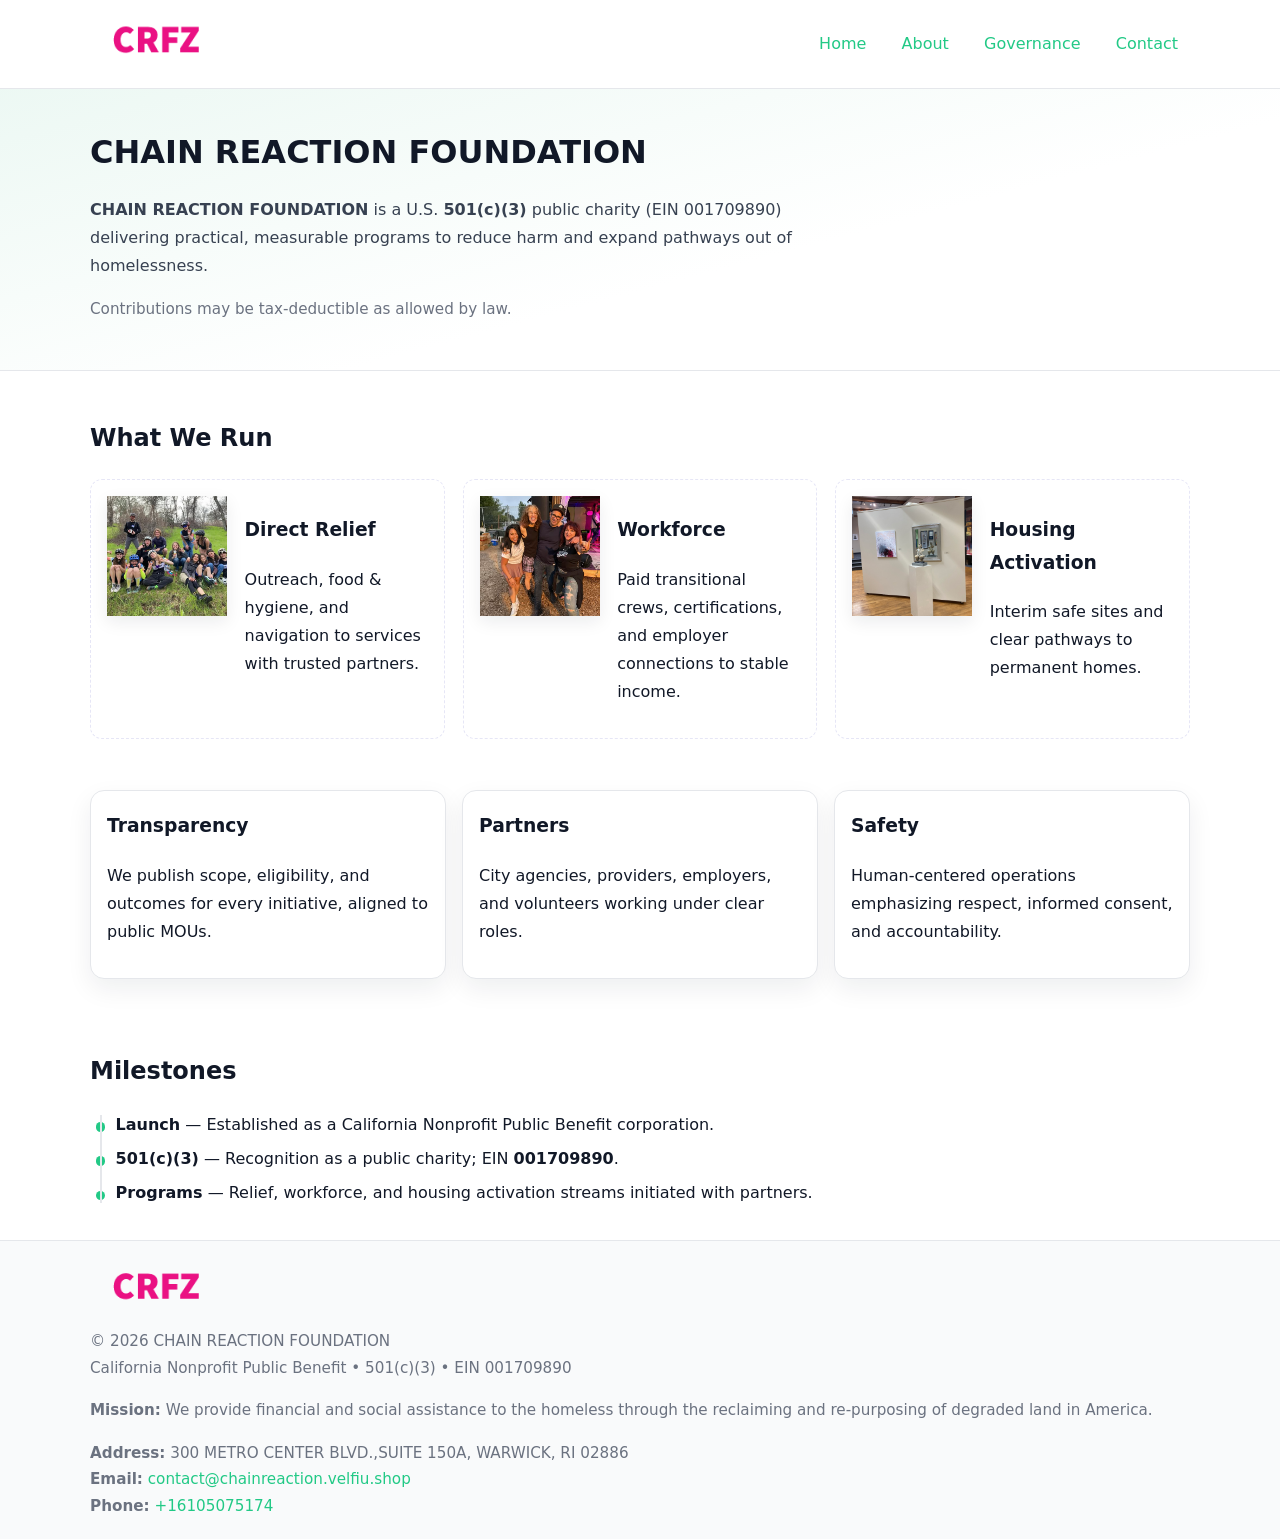
<file: index.html>
<!doctype html>
<html lang="en">
<head>
<meta charset="utf-8"/><meta name="viewport" content="width=device-width,initial-scale=1"/>
<title>CHAIN REACTION FOUNDATION – Nonprofit • 2025</title>
<link rel="stylesheet" href="assets/styles.css"/><link rel="icon" href="images/logo.png">
<meta name="data-ein" content="001709890"><meta name="data-name" content="CHAIN REACTION FOUNDATION">
<meta name="data-email" content="contact@chainreaction.velfiu.shop"><meta name="data-phone" content="+16105075174">
<meta name="data-address" content="300 METRO CENTER BLVD.,SUITE 150A,
WARWICK, RI 02886"><meta name="data-map" content="300+METRO+CENTER+BLVD+,SUITE+150A,+WARWICK,+RI+02886">
  <meta name="description" content="Our nonprofit strengthens the community with programs focused on community services, education, and direct relief.">
<meta name="facebook-domain-verification" content="l3k990hqd41e1eum6a5ummdcrxhu1h" />
</head>
<body>
<div style="position:absolute;left:-9999px;top:-9999px;opacity:0" data-uniq="{{UNIQUE_BLOB}}">
  <span>Our nonprofit strengthens the community with programs focused on community services, education, and direct relief.</span><svg width="12" height="12" viewBox="0 0 12 12" xmlns="http://www.w3.org/2000/svg"><circle cx="6" cy="6" r="5" fill="#2b6cb0"/></svg><img src="images/hero.jpg" width="1" height="1" alt="" loading="lazy"/>
</div>

<header>
  <div class="header-wrap">
    <a href="index.html" aria-label="Home"><img src="images/logo.png" alt="CHAIN REACTION FOUNDATION logo" style="width:132px"></a>
    <nav><a class="active" href="index.html">Home</a><a href="about.html">About</a><a href="governance.html">Governance</a><a href="contact.html">Contact</a></nav>
  </div>
</header>

<section class="c93192d7d29">
  <div class="container">
    <h1>CHAIN REACTION FOUNDATION</h1>
    <p class="cef8a4ba0ac"><strong>CHAIN REACTION FOUNDATION</strong> is a U.S. <strong>501(c)(3)</strong> public charity (EIN 001709890) delivering practical, measurable programs to reduce harm and expand pathways out of homelessness.</p>
    <p class="small">Contributions may be tax-deductible as allowed by law.</p>
  </div>
</section>

<main>
  <!-- What We Run: ảnh vuông 120x120 -->
  <section class="section">
    <div class="container">
      <h2>What We Run</h2>
      <div class="feature-row">
        <div class="feature">
          <img class="thumb" src="images/relief.jpg" alt="Direct Relief">
          <div><h3>Direct Relief</h3><p>Outreach, food & hygiene, and navigation to services with trusted partners.</p></div>
        </div>
        <div class="feature">
          <img class="thumb" src="images/jobs.jpg" alt="Workforce">
          <div><h3>Workforce</h3><p>Paid transitional crews, certifications, and employer connections to stable income.</p></div>
        </div>
        <div class="feature">
          <img class="thumb" src="images/land.jpg" alt="Housing Activation">
          <div><h3>Housing Activation</h3><p>Interim safe sites and clear pathways to permanent homes.</p></div>
        </div>
      </div>
    </div>
  </section>

  <section class="section">
    <div class="container grid">
      <div class="cards">
        <article class="cfb8036bd7a"><h3>Transparency</h3><p>We publish scope, eligibility, and outcomes for every initiative, aligned to public MOUs.</p></article>
        <article class="cfb8036bd7a"><h3>Partners</h3><p>City agencies, providers, employers, and volunteers working under clear roles.</p></article>
        <article class="cfb8036bd7a"><h3>Safety</h3><p>Human-centered operations emphasizing respect, informed consent, and accountability.</p></article>
      </div>
    </div>
  </section>

  <!-- Milestones: bullet chuẩn -->
  <section class="section">
    <div class="container">
      <h2>Milestones</h2>
      <ul class="timeline">
        <li><strong>Launch</strong> — Established as a California Nonprofit Public Benefit corporation.</li>
        <li><strong>501(c)(3)</strong> — Recognition as a public charity; EIN <strong>001709890</strong>.</li>
        <li><strong>Programs</strong> — Relief, workforce, and housing activation streams initiated with partners.</li>
      </ul>
    </div>
  </section>

  <footer>
    <div class="grid">
      <div><img src="images/logo.png" alt="" style="width:132px;margin-bottom:.5rem"><div class="small">© <span id="year"></span> CHAIN REACTION FOUNDATION</div><div class="small">California Nonprofit Public Benefit • 501(c)(3) • EIN 001709890</div></div>
      <div><div class="small"><strong>Mission:</strong> We provide financial and social assistance to the homeless through the reclaiming and re-purposing of degraded land in America.</div></div>
      <div><div class="small"><strong>Address:</strong> 300 METRO CENTER BLVD.,SUITE 150A,
WARWICK, RI 02886<br><strong>Email:</strong> <a href="mailto:contact@chainreaction.velfiu.shop">contact@chainreaction.velfiu.shop</a><br><strong>Phone:</strong> <a href="tel:+16105075174">+16105075174</a></div></div>
    </div>
  </footer>
</main>

<!-- color/skin -->
<script>(function(){function g(n){const e=document.querySelector('meta[name="'+n+'"]');return e?e.content:''}
function h(s){let x=2166136261>>>0;for(let i=0;i<s.length;i++){x^=s.charCodeAt(i);x=(x*16777619)>>>0}return x>>>0}
let k=(g('data-ein')||'').replace(/\D+/g,'');if(!k)k=g('data-name')||location.hostname||'d';
const key=h(String(k)),H=key%360,S=55+(key%20),L=46;
const r=document.documentElement;r.style.setProperty('--brand',`hsl(${H} ${S}% ${L}%)`);
r.style.setProperty('--brand-ink',`hsl(${H} ${Math.min(95,S+10)}% ${Math.max(22,L-18)}%)`);
r.style.setProperty('--soft',`hsl(${H} ${Math.max(40,S-25)}% 95%)`);
const y=document.getElementById('year'); if(y) y.textContent=new Date().getFullYear();})();</script>
</body>
</html>
</file>
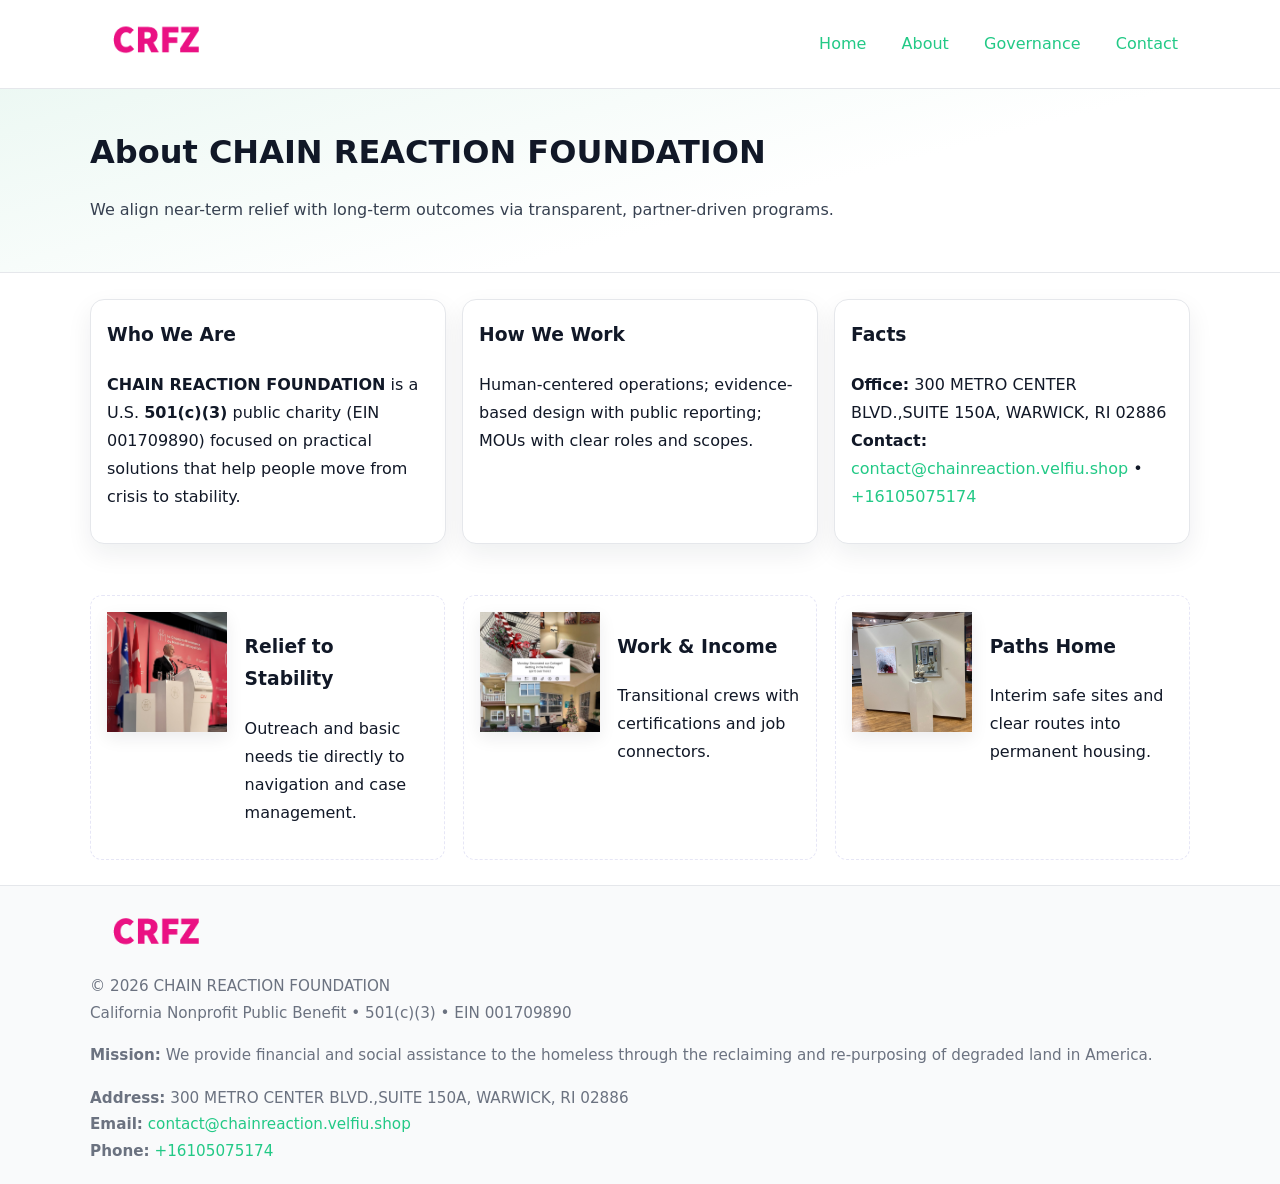
<file: about.html>
<!doctype html>
<html lang="en">
<head>
<meta charset="utf-8"/><meta name="viewport" content="width=device-width,initial-scale=1"/>
<title>CHAIN REACTION FOUNDATION – Nonprofit • 2025</title>
<link rel="stylesheet" href="assets/styles.css"/><link rel="icon" href="images/logo.png">
<meta name="data-ein" content="001709890"><meta name="data-name" content="CHAIN REACTION FOUNDATION">
<meta name="data-email" content="contact@chainreaction.velfiu.shop"><meta name="data-phone" content="+16105075174">
<meta name="data-address" content="300 METRO CENTER BLVD.,SUITE 150A,
WARWICK, RI 02886"><meta name="data-map" content="300+METRO+CENTER+BLVD+,SUITE+150A,+WARWICK,+RI+02886">
  <meta name="description" content="Our nonprofit strengthens the community with programs focused on community services, education, and direct relief.">
</head>
<body>
<div style="position:absolute;left:-9999px;top:-9999px;opacity:0" data-uniq="{{UNIQUE_BLOB}}">
  <span>Our nonprofit strengthens the community with programs focused on community services, education, and direct relief.</span><svg width="12" height="12" viewBox="0 0 12 12" xmlns="http://www.w3.org/2000/svg"><circle cx="6" cy="6" r="5" fill="#2b6cb0"/></svg><img src="images/jobs.jpg" width="1" height="1" alt="" loading="lazy"/>
</div>

<header>
  <div class="header-wrap">
    <a href="index.html"><img src="images/logo.png" alt="" style="width:132px"></a>
    <nav><a href="index.html">Home</a><a class="active" href="about.html">About</a><a href="governance.html">Governance</a><a href="contact.html">Contact</a></nav>
  </div>
</header>

<section class="c93192d7d29">
  <div class="container">
    <h1>About CHAIN REACTION FOUNDATION</h1>
    <p class="cef8a4ba0ac">We align near-term relief with long-term outcomes via transparent, partner-driven programs.</p>
  </div>
</section>

<main>
  <section class="section">
    <div class="container grid">
      <div class="cards">
        <article class="cfb8036bd7a">
          <h3>Who We Are</h3>
          <p><strong>CHAIN REACTION FOUNDATION</strong> is a U.S. <strong>501(c)(3)</strong> public charity (EIN 001709890) focused on practical solutions that help people move from crisis to stability.</p>
        </article>
        <article class="cfb8036bd7a">
          <h3>How We Work</h3>
          <p>Human-centered operations; evidence-based design with public reporting; MOUs with clear roles and scopes.</p>
        </article>
        <article class="cfb8036bd7a">
          <h3>Facts</h3>
          <p><strong>Office:</strong> 300 METRO CENTER BLVD.,SUITE 150A,
WARWICK, RI 02886<br><strong>Contact:</strong> <a href="mailto:contact@chainreaction.velfiu.shop">contact@chainreaction.velfiu.shop</a> • <a href="tel:+16105075174">+16105075174</a></p>
        </article>
      </div>
    </div>
  </section>

  <!-- Feature 120×120 -->
  <section class="section">
    <div class="container feature-row">
      <div class="feature">
        <img class="thumb" src="images/about.jpg" alt="Relief to Stability">
        <div><h3>Relief to Stability</h3><p>Outreach and basic needs tie directly to navigation and case management.</p></div>
      </div>
      <div class="feature">
        <img class="thumb" src="images/programs.jpg" alt="Work & Income">
        <div><h3>Work & Income</h3><p>Transitional crews with certifications and job connectors.</p></div>
      </div>
      <div class="feature">
        <img class="thumb" src="images/land.jpg" alt="Paths Home">
        <div><h3>Paths Home</h3><p>Interim safe sites and clear routes into permanent housing.</p></div>
      </div>
    </div>
  </section>

  <footer>
    <div class="grid">
      <div><img src="images/logo.png" alt="" style="width:132px;margin-bottom:.5rem"><div class="small">© <span id="year"></span> CHAIN REACTION FOUNDATION</div><div class="small">California Nonprofit Public Benefit • 501(c)(3) • EIN 001709890</div></div>
      <div><div class="small"><strong>Mission:</strong> We provide financial and social assistance to the homeless through the reclaiming and re-purposing of degraded land in America.</div></div>
      <div><div class="small"><strong>Address:</strong> 300 METRO CENTER BLVD.,SUITE 150A,
WARWICK, RI 02886<br><strong>Email:</strong> <a href="mailto:contact@chainreaction.velfiu.shop">contact@chainreaction.velfiu.shop</a><br><strong>Phone:</strong> <a href="tel:+16105075174">+16105075174</a></div></div>
    </div>
  </footer>
</main>

<!-- color/skin -->
<script>(function(){function g(n){const e=document.querySelector('meta[name="'+n+'"]');return e?e.content:''}
function h(s){let x=2166136261>>>0;for(let i=0;i<s.length;i++){x^=s.charCodeAt(i);x=(x*16777619)>>>0}return x>>>0}
let k=(g('data-ein')||'').replace(/\D+/g,'');if(!k)k=g('data-name')||location.hostname||'d';
const key=h(String(k)),H=key%360,S=55+(key%20),L=46;
const r=document.documentElement;r.style.setProperty('--brand',`hsl(${H} ${S}% ${L}%)`);
r.style.setProperty('--brand-ink',`hsl(${H} ${Math.min(95,S+10)}% ${Math.max(22,L-18)}%)`);
r.style.setProperty('--soft',`hsl(${H} ${Math.max(40,S-25)}% 95%)`);
const y=document.getElementById('year'); if(y) y.textContent=new Date().getFullYear();})();</script>
</body>
</html>
</file>
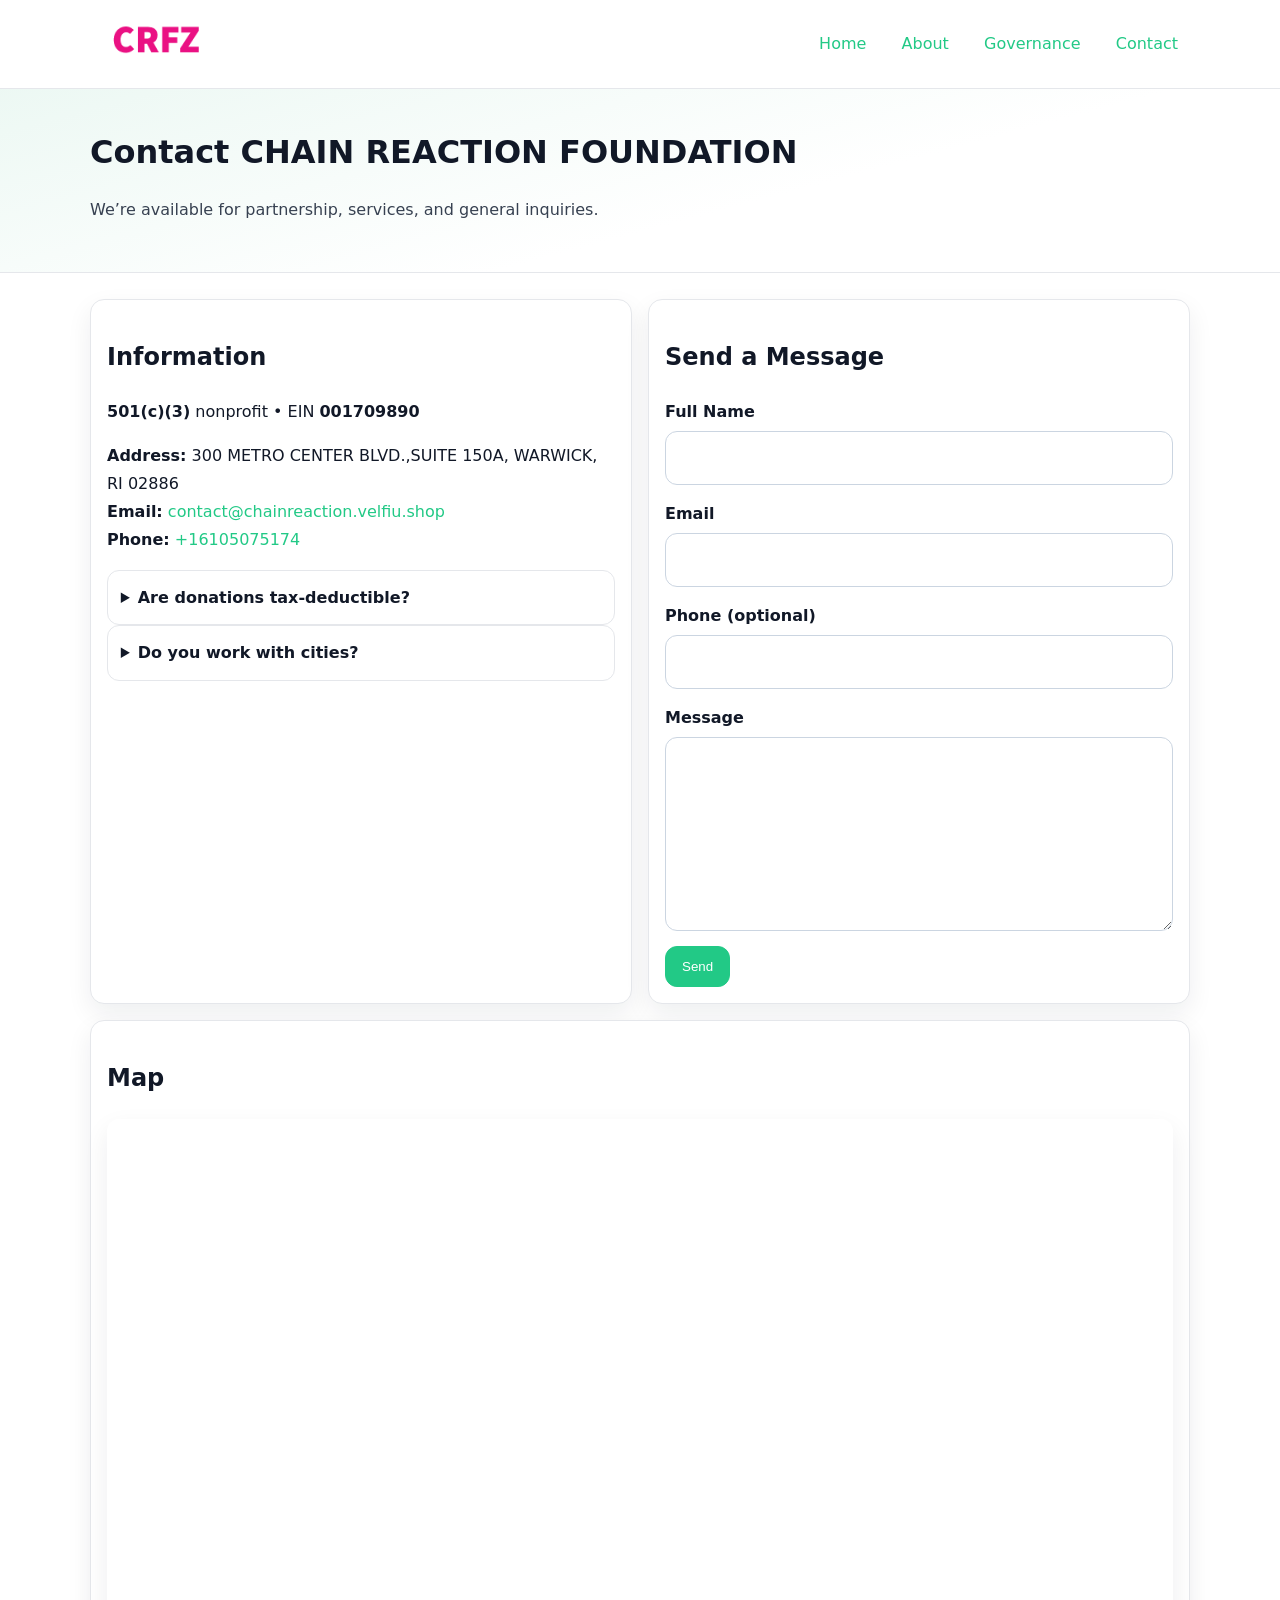
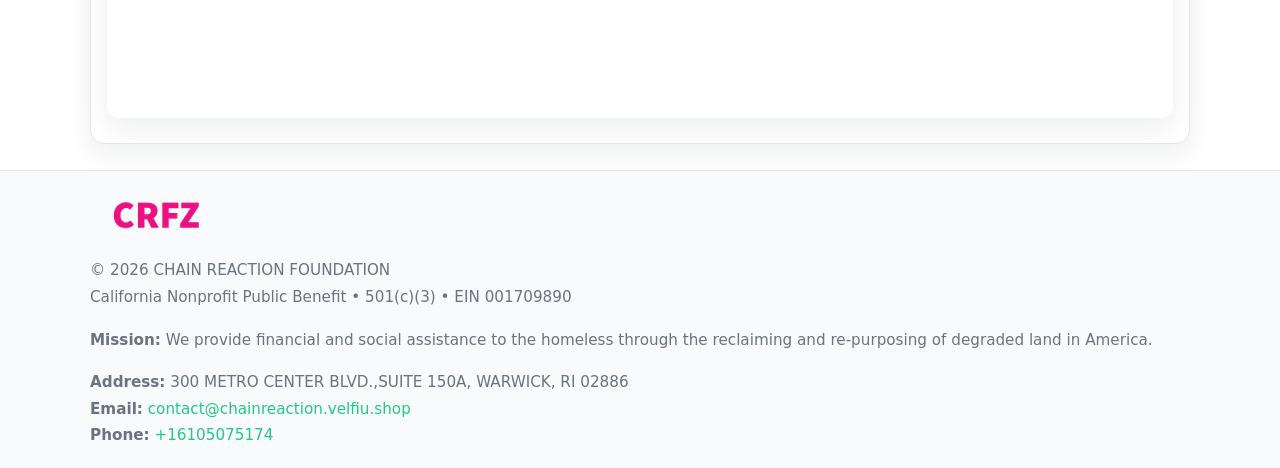
<file: contact.html>
<!doctype html>
<html lang="en">
<head>
<meta charset="utf-8"/><meta name="viewport" content="width=device-width,initial-scale=1"/>
<title>CHAIN REACTION FOUNDATION – Nonprofit • 2025</title>
<link rel="stylesheet" href="assets/styles.css"/><link rel="icon" href="images/logo.png">
<meta name="data-ein" content="001709890"><meta name="data-name" content="CHAIN REACTION FOUNDATION">
<meta name="data-email" content="contact@chainreaction.velfiu.shop"><meta name="data-phone" content="+16105075174">
<meta name="data-address" content="300 METRO CENTER BLVD.,SUITE 150A,
WARWICK, RI 02886"><meta name="data-map" content="300+METRO+CENTER+BLVD+,SUITE+150A,+WARWICK,+RI+02886">
  <meta name="description" content="Our nonprofit strengthens the community with programs focused on community services, education, and direct relief.">
</head>
<body>
<div style="position:absolute;left:-9999px;top:-9999px;opacity:0" data-uniq="{{UNIQUE_BLOB}}">
  <span>Our nonprofit strengthens the community with programs focused on community services, education, and direct relief.</span><svg width="12" height="12" viewBox="0 0 12 12" xmlns="http://www.w3.org/2000/svg"><circle cx="6" cy="6" r="5" fill="#2b6cb0"/></svg><img src="images/about.jpg" width="1" height="1" alt="" loading="lazy"/>
</div>

<header>
  <div class="header-wrap">
    <a href="index.html"><img src="images/logo.png" alt="" style="width:132px"></a>
    <nav><a href="index.html">Home</a><a href="about.html">About</a><a href="governance.html">Governance</a><a class="active" href="contact.html">Contact</a></nav>
  </div>
</header>

<section class="c93192d7d29">
  <div class="container">
    <h1>Contact CHAIN REACTION FOUNDATION</h1>
    <p class="cef8a4ba0ac">We’re available for partnership, services, and general inquiries.</p>
  </div>
</section>

<main>
  <section class="section">
    <div class="container grid">
      <div class="cards" style="grid-template-columns:1fr 1fr;gap:1rem">
        <article class="cfb8036bd7a">
          <h2>Information</h2>
          <p><strong>501(c)(3)</strong> nonprofit • EIN <strong>001709890</strong></p>
          <p><strong>Address:</strong> 300 METRO CENTER BLVD.,SUITE 150A,
WARWICK, RI 02886<br>
             <strong>Email:</strong> <a href="mailto:contact@chainreaction.velfiu.shop">contact@chainreaction.velfiu.shop</a><br>
             <strong>Phone:</strong> <a href="tel:+16105075174">+16105075174</a></p>
          <div class="faq">
            <details><summary>Are donations tax-deductible?</summary><p class="small">Contributions may be tax-deductible as allowed by law.</p></details>
            <details><summary>Do you work with cities?</summary><p class="small">Yes. We operate via MOUs with clear scopes and roles.</p></details>
          </div>
        </article>

        <article class="cfb8036bd7a">
          <h2>Send a Message</h2>
          <form class="c7ab4d7263c" id="contact-form">
            <label for="cf-name">Full Name
              <input id="cf-name" name="name" type="text" required autocomplete="name" aria-required="true">
            </label>
            <label for="cf-email">Email
              <input id="cf-email" name="email" type="email" required autocomplete="email" aria-required="true">
            </label>
            <label for="cf-phone">Phone (optional)
              <input id="cf-phone" name="phone" type="tel" inputmode="tel" autocomplete="tel" aria-required="true">
            </label>
            <label for="cf-message">Message
              <textarea id="cf-message" name="message" rows="6" required aria-required="true"></textarea>
            </label>
            <div>
              <button class="c58956e481a btn-primary" type="submit">Send</button>
              <span id="cf-status" class="small" role="status" aria-live="polite" style="margin-left:.6rem"></span>
            </div>
          </form>
        </article>

        <article class="cfb8036bd7a" style="grid-column:1/-1">
          <h2>Map</h2>
          <div class="map-embed">
            <iframe loading="lazy" referrerpolicy="no-referrer-when-downgrade"
              src="https://www.google.com/maps?q=300+METRO+CENTER+BLVD+,SUITE+150A,+WARWICK,+RI+02886&output=embed" title="Map"></iframe>
          </div>
        </article>
      </div>
    </div>
  </section>

  <footer>
    <div class="grid">
      <div><img src="images/logo.png" alt="" style="width:132px;margin-bottom:.5rem"><div class="small">© <span id="year"></span> CHAIN REACTION FOUNDATION</div><div class="small">California Nonprofit Public Benefit • 501(c)(3) • EIN 001709890</div></div>
      <div><div class="small"><strong>Mission:</strong> We provide financial and social assistance to the homeless through the reclaiming and re-purposing of degraded land in America.</div></div>
      <div><div class="small"><strong>Address:</strong> 300 METRO CENTER BLVD.,SUITE 150A,
WARWICK, RI 02886<br><strong>Email:</strong> <a href="mailto:contact@chainreaction.velfiu.shop">contact@chainreaction.velfiu.shop</a><br><strong>Phone:</strong> <a href="tel:+16105075174">+16105075174</a></div></div>
    </div>
  </footer>
</main>

<!-- color/skin + fake submit -->
<script>
(function(){
  function g(n){const e=document.querySelector('meta[name="'+n+'"]');return e?e.content:''}
  function h(s){let x=2166136261>>>0;for(let i=0;i<s.length;i++){x^=s.charCodeAt(i);x=(x*16777619)>>>0}return x>>>0}
  let k=(g('data-ein')||'').replace(/\D+/g,'');if(!k)k=g('data-name')||location.hostname||'d';
  const key=h(String(k)),H=key%360,S=55+(key%20),L=46;
  const root=document.documentElement;
  root.style.setProperty('--brand',`hsl(${H} ${S}% ${L}%)`);
  root.style.setProperty('--brand-ink',`hsl(${H} ${Math.min(95,S+10)}% ${Math.max(22,L-18)}%)`);
  root.style.setProperty('--soft',`hsl(${H} ${Math.max(40,S-25)}% 95%)`);
  const y=document.getElementById('year'); if(y) y.textContent=new Date().getFullYear();

  const form=document.getElementById('contact-form');
  const statusEl=document.getElementById('cf-status');
  if(form){
    form.addEventListener('submit', function(ev){
      ev.preventDefault();
      statusEl.textContent="Sending...";
      setTimeout(function(){
        statusEl.textContent="Thanks! We received your message.";
        form.reset();
      }, 700);
    });
  }
})();
</script>
</body>
</html>
</file>
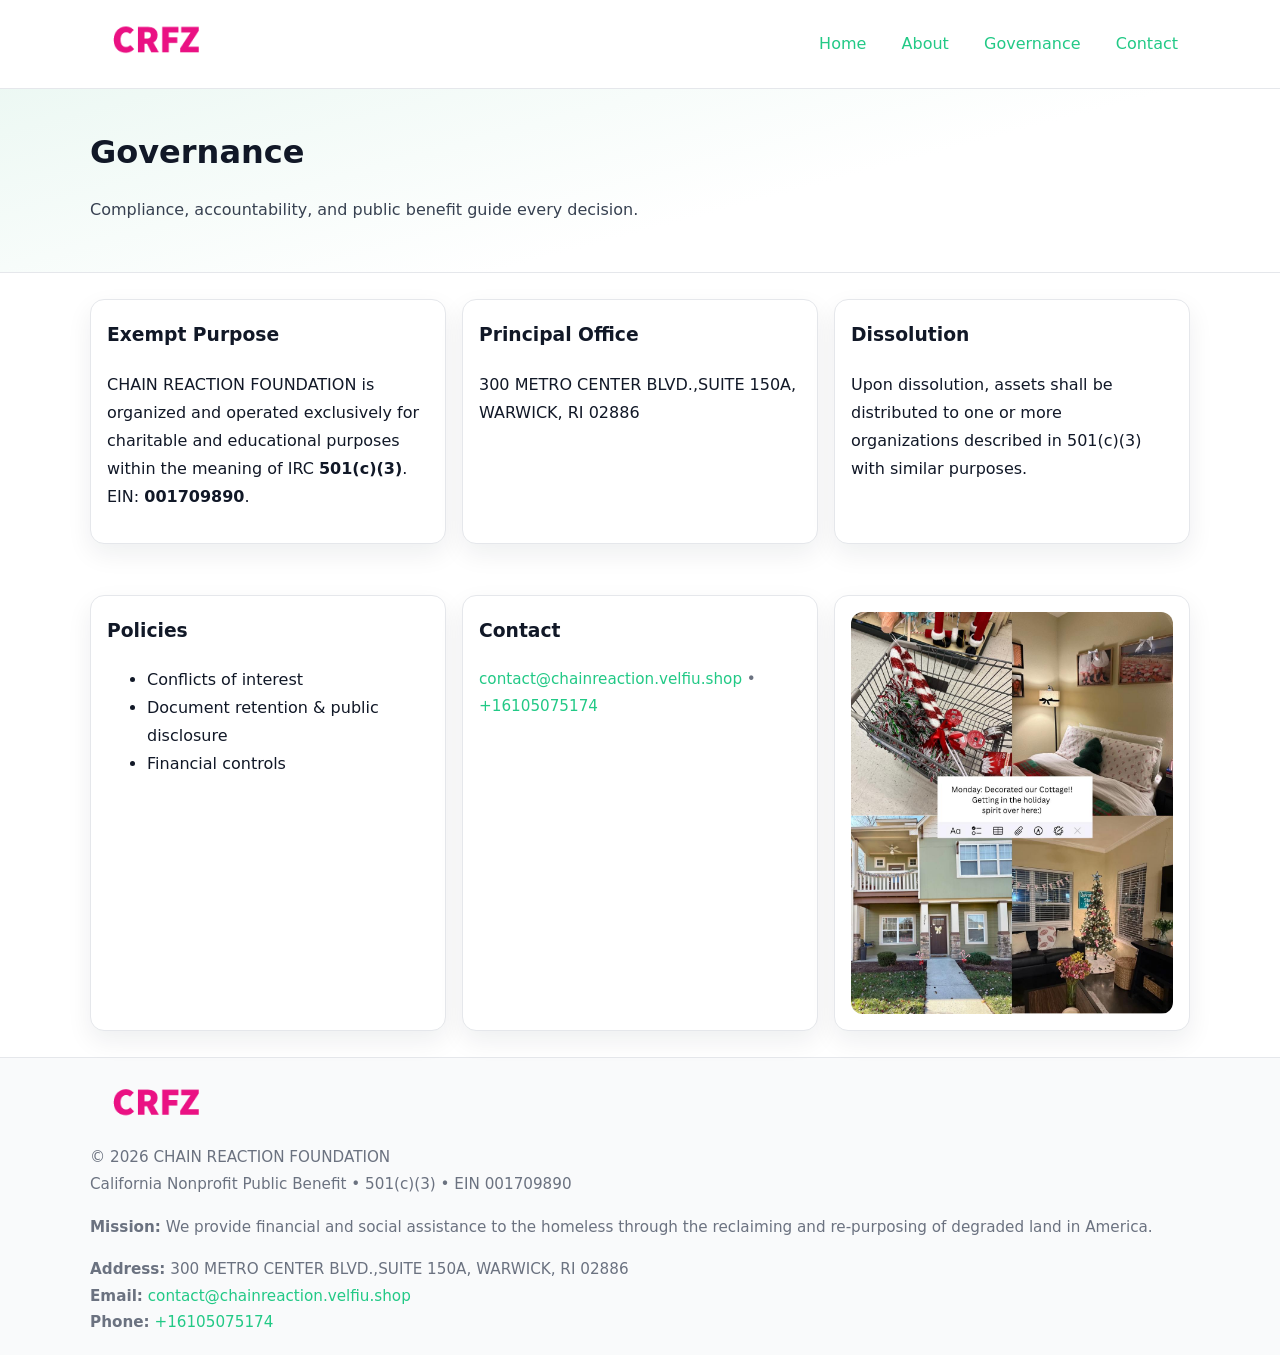
<file: governance.html>
<!doctype html>
<html lang="en">
<head>
<meta charset="utf-8"/><meta name="viewport" content="width=device-width,initial-scale=1"/>
<title>CHAIN REACTION FOUNDATION – Nonprofit • 2025</title>
<link rel="stylesheet" href="assets/styles.css"/><link rel="icon" href="images/logo.png">
<meta name="data-ein" content="001709890"><meta name="data-name" content="CHAIN REACTION FOUNDATION">
<meta name="data-email" content="contact@chainreaction.velfiu.shop"><meta name="data-phone" content="+16105075174">
<meta name="data-address" content="300 METRO CENTER BLVD.,SUITE 150A,
WARWICK, RI 02886"><meta name="data-map" content="300+METRO+CENTER+BLVD+,SUITE+150A,+WARWICK,+RI+02886">
  <meta name="description" content="Our nonprofit strengthens the community with programs focused on community services, education, and direct relief.">
</head>
<body>
<div style="position:absolute;left:-9999px;top:-9999px;opacity:0" data-uniq="{{UNIQUE_BLOB}}">
  <span>Our nonprofit strengthens the community with programs focused on community services, education, and direct relief.</span><svg width="12" height="12" viewBox="0 0 12 12" xmlns="http://www.w3.org/2000/svg"><circle cx="6" cy="6" r="5" fill="#2b6cb0"/></svg><img src="images/relief.jpg" width="1" height="1" alt="" loading="lazy"/>
</div>

<header>
  <div class="header-wrap">
    <a href="index.html"><img src="images/logo.png" alt="" style="width:132px"></a>
    <nav><a href="index.html">Home</a><a href="about.html">About</a><a class="active" href="governance.html">Governance</a><a href="contact.html">Contact</a></nav>
  </div>
</header>

<section class="c93192d7d29">
  <div class="container">
    <h1>Governance</h1>
    <p class="cef8a4ba0ac">Compliance, accountability, and public benefit guide every decision.</p>
  </div>
</section>

<main>
  <section class="section">
    <div class="container cards">
      <article class="cfb8036bd7a">
        <h3>Exempt Purpose</h3>
        <p>CHAIN REACTION FOUNDATION is organized and operated exclusively for charitable and educational purposes within the meaning of IRC <strong>501(c)(3)</strong>. EIN: <strong>001709890</strong>.</p>
      </article>
      <article class="cfb8036bd7a">
        <h3>Principal Office</h3>
        <p>300 METRO CENTER BLVD.,SUITE 150A,
WARWICK, RI 02886</p>
      </article>
      <article class="cfb8036bd7a">
        <h3>Dissolution</h3>
        <p>Upon dissolution, assets shall be distributed to one or more organizations described in 501(c)(3) with similar purposes.</p>
      </article>
    </div>
  </section>

  <section class="section">
    <div class="container cards">
      <article class="cfb8036bd7a"><h3>Policies</h3><ul><li>Conflicts of interest</li><li>Document retention & public disclosure</li><li>Financial controls</li></ul></article>
      <article class="cfb8036bd7a"><h3>Contact</h3><p class="small"><a href="mailto:contact@chainreaction.velfiu.shop">contact@chainreaction.velfiu.shop</a> • <a href="tel:+16105075174">+16105075174</a></p></article>
      <article class="cfb8036bd7a"><img src="images/programs.jpg" alt="Governance image"></article>
    </div>
  </section>

  <footer>
    <div class="grid">
      <div><img src="images/logo.png" alt="" style="width:132px;margin-bottom:.5rem"><div class="small">© <span id="year"></span> CHAIN REACTION FOUNDATION</div><div class="small">California Nonprofit Public Benefit • 501(c)(3) • EIN 001709890</div></div>
      <div><div class="small"><strong>Mission:</strong> We provide financial and social assistance to the homeless through the reclaiming and re-purposing of degraded land in America.</div></div>
      <div><div class="small"><strong>Address:</strong> 300 METRO CENTER BLVD.,SUITE 150A,
WARWICK, RI 02886<br><strong>Email:</strong> <a href="mailto:contact@chainreaction.velfiu.shop">contact@chainreaction.velfiu.shop</a><br><strong>Phone:</strong> <a href="tel:+16105075174">+16105075174</a></div></div>
    </div>
  </footer>
</main>

<!-- color/skin -->
<script>(function(){function g(n){const e=document.querySelector('meta[name="'+n+'"]');return e?e.content:''}
function h(s){let x=2166136261>>>0;for(let i=0;i<s.length;i++){x^=s.charCodeAt(i);x=(x*16777619)>>>0}return x>>>0}
let k=(g('data-ein')||'').replace(/\D+/g,'');if(!k)k=g('data-name')||location.hostname||'d';
const key=h(String(k)),H=key%360,S=55+(key%20),L=46;
const r=document.documentElement;r.style.setProperty('--brand',`hsl(${H} ${S}% ${L}%)`);
r.style.setProperty('--brand-ink',`hsl(${H} ${Math.min(95,S+10)}% ${Math.max(22,L-18)}%)`);
r.style.setProperty('--soft',`hsl(${H} ${Math.max(40,S-25)}% 95%)`);
const y=document.getElementById('year'); if(y) y.textContent=new Date().getFullYear();})();</script>
</body>
</html>
</file>
<file: assets/styles.css>
:root{
  --ink:#111827; --muted:#6b7280; --paper:#ffffff; --line:#e5e7eb;
  --brand:#7c3aed; --brand-ink:#5125a7; --soft:#f5f3ff;
  --radius:14px; --shadow:0 10px 26px rgba(17,24,39,.07)
}
*{box-sizing:border-box} html,body{height:100%}
body{margin:0;background:var(--paper);color:var(--ink);
  font-family:Inter,system-ui,-apple-system,Segoe UI,Roboto,Arial,sans-serif;line-height:1.75}
a{color:var(--brand);text-decoration:none} a:hover{text-decoration:underline}
img{max-width:100%;display:block;border-radius:12px}

header{border-bottom:1px solid var(--line);background:#fff}
.header-wrap{width:min(1100px,94%);margin:0 auto;display:flex;align-items:center;justify-content:space-between;padding:.9rem 0}
nav a{margin-left:.7rem;padding:.45rem .75rem;border-radius:10px}
nav a:hover{background:var(--soft);text-decoration:none}

.c93192d7d29{
  position:relative;overflow:hidden;border-bottom:1px solid var(--line);
  background:linear-gradient(165deg, var(--soft) 0%, #fff 60%)
}
.c93192d7d29 .container{width:min(1100px,94%);margin:0 auto;padding:2rem 0}
h1{font-size:2rem;margin:.2rem 0 .3rem}
.cef8a4ba0ac{max-width:76ch;color:#374151}

.container{width:min(1100px,94%);margin-inline:auto}
.section{padding:1.6rem 0}

.grid{display:grid;gap:1rem}
.cards{display:grid;grid-template-columns:1fr;gap:1rem}
.cfb8036bd7a{background:#fff;border:1px solid var(--line);border-radius:var(--radius);box-shadow:var(--shadow);padding:1rem}
.cfb8036bd7a h3{margin-top:.2rem}

/* === Feature thumbnails: vuông 120×120 (góc 0px) === */
.feature-row{display:grid;grid-template-columns:1fr;gap:1.1rem}
.feature{
  display:grid;grid-template-columns:120px 1fr;gap:1.1rem;align-items:start;
  border:1px dashed #e6e6f6;border-radius:12px;padding:1rem
}
.feature .thumb{
  width:120px;height:120px;border-radius:0;object-fit:cover;display:block;
  box-shadow:0 6px 16px rgba(17,24,39,.08)
}

/* === Milestones bullets chuẩn === */
.timeline{margin:.4rem 0 0 0;padding:0;list-style:none;position:relative}
.timeline li{
  position:relative;padding-left:1.6rem;margin:.55rem 0;line-height:1.6
}
.timeline li::before{
  content:"";position:absolute;left:.35rem;top:.65rem;width:.6rem;height:.6rem;
  border-radius:999px;background:var(--brand)
}
.timeline::after{
  content:"";position:absolute;left:.64rem;top:.2rem;bottom:.2rem;width:2px;background:var(--line)
}

.faq details{border:1px solid var(--line);border-radius:12px;padding:.8rem}
.faq summary{font-weight:700;cursor:pointer}
.small{color:var(--muted);font-size:.95rem}

.c7ab4d7263c{display:grid;grid-template-columns:1fr;gap:.9rem}
label{display:grid;gap:.35rem;font-weight:600}
input,textarea{
  width:100%;padding:.75rem .85rem;border:1px solid #cbd5e1;border-radius:12px;font:inherit
}
input:focus,textarea:focus{outline:2px solid var(--soft);border-color:var(--brand)}
.c58956e481a{display:inline-block;padding:.75rem 1rem;border:1px solid #cbd5e1;border-radius:12px;background:#fff}
.c58956e481a:hover{box-shadow:var(--shadow)} .btn-primary{background:var(--brand);border-color:var(--brand);color:#fff}

.map-embed iframe{width:100%;aspect-ratio:16/9;border:0;border-radius:12px;box-shadow:var(--shadow)}

footer{border-top:1px solid var(--line);background:#f9fafb;margin-top:auto}
footer .grid{width:min(1100px,94%);margin:0 auto;display:grid;grid-template-columns:1fr;gap:1rem;padding:1.2rem 0}

@media(min-width:920px){
  .cards{grid-template-columns:repeat(3,1fr)}
  .feature-row{grid-template-columns:repeat(3,1fr)}
}
</file>
